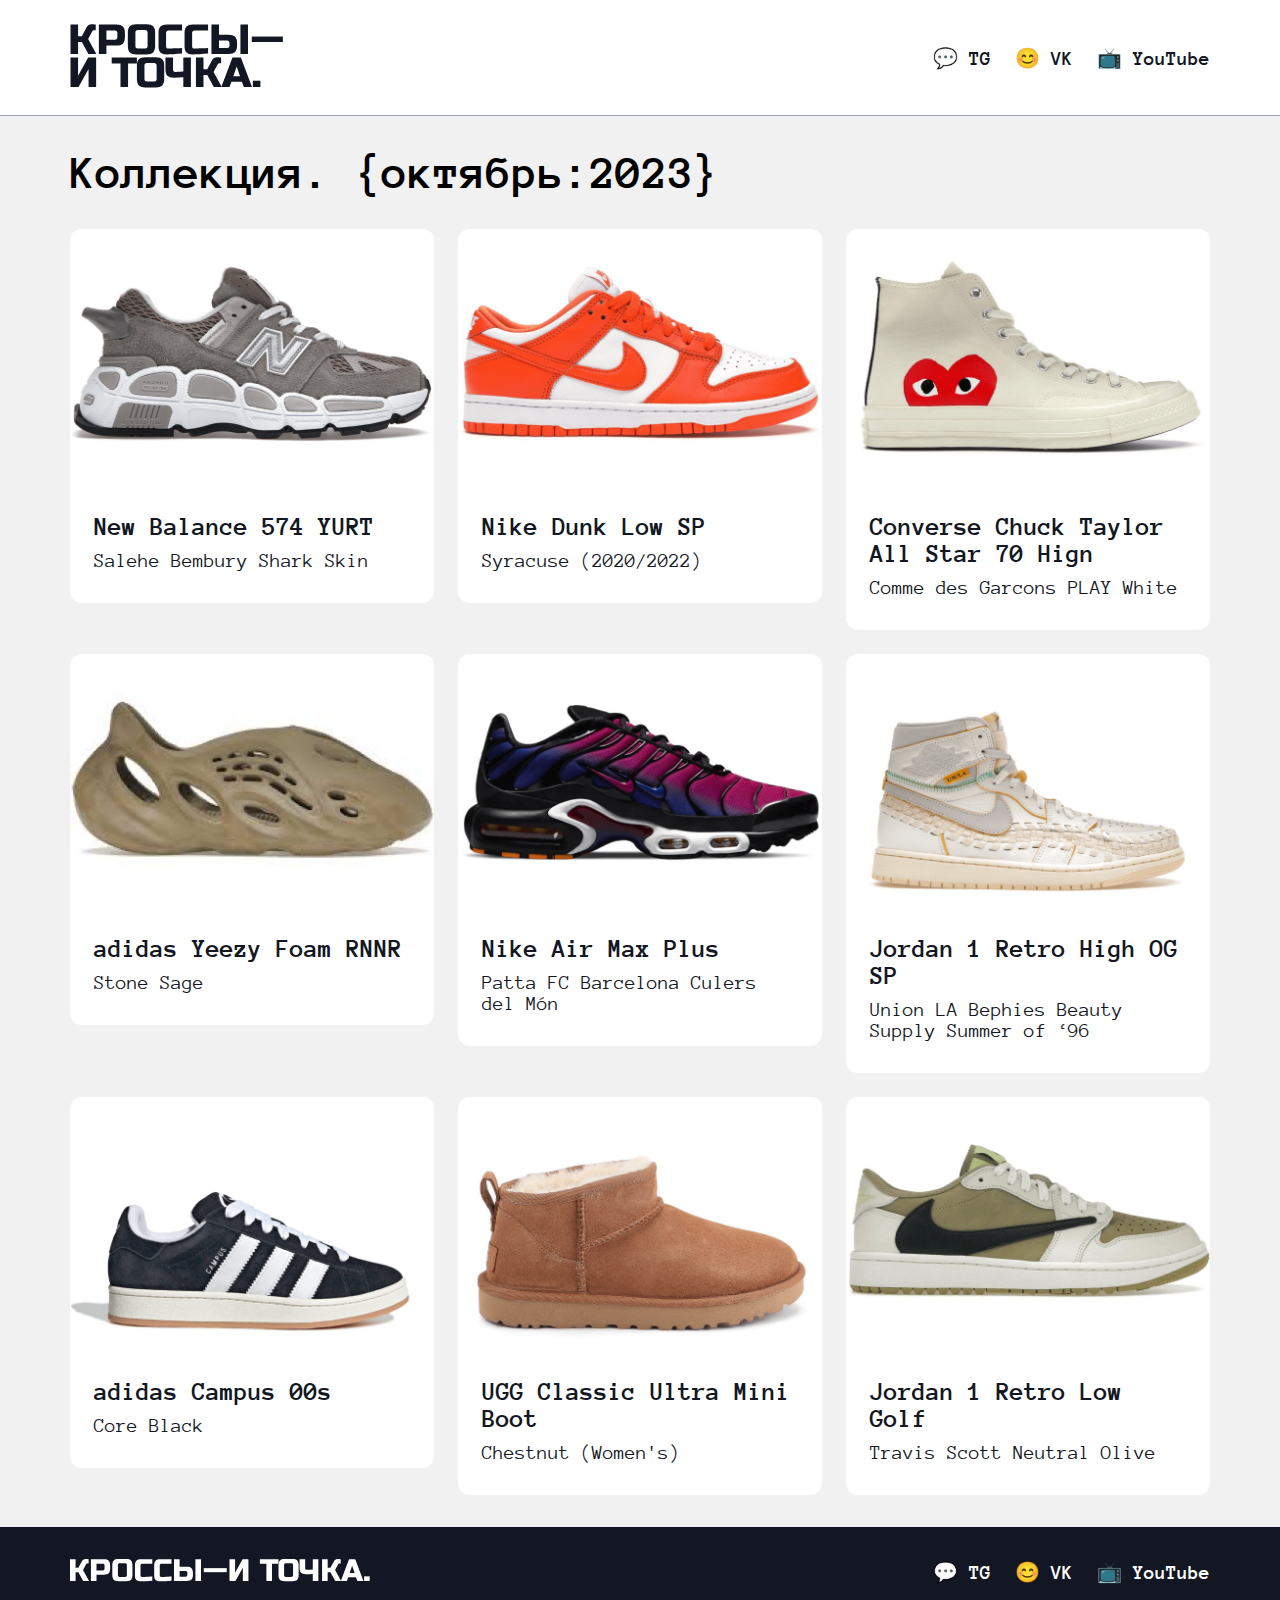
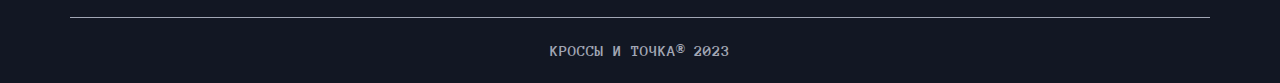
<file: index.html>
<!DOCTYPE html>
<html lang="en">
  <head>
    <meta charset="UTF-8" />
    <meta name="viewport" content="width=device-width, initial-scale=1.0" />

    <title>Кроссы и точка</title>
    <link href="./style.css" rel="stylesheet" />
  </head>
  <body>
    <!--Шапка-->
    <main class="main">
      <header class="header">
        <div class="header-container">
          <a href="/" class="logo-link">
            <img alt="Кроссы и точка" src="./images/logo.svg" />
          </a>
          <nav>
            <ul class="nav-list">
              <li class="nav-item">
                <a href="/" class="nav-link">💬 TG</a>
              </li>
              <li class="nav-item">
                <a href="/" class="nav-link">😊 VK</a>
              </li>
              <li class="nav-item">
                <a href="/" class="nav-link">📺 YouTube</a>
              </li>
            </ul>
          </nav>
        </div>
      </header>
      <!--Тело-->
      <div class="content">
        <h1 class="h1">Коллекция. {октябрь:2023}</h1>
        <div class="sneakers">
          <!--1 "New Balance 574 YURT"-->
          <div class="sneaker">
            <a href="crossy_6.html">
              <img
                alt="New Balance 574 YURT"
                src="./images/6.png"
                class="sneaker-image"
              />
              <div class="sneaker-info">
                <h3>New Balance 574 YURT</h3>
                <p>Salehe Bembury Shark Skin</p>
              </div>
            </a>
          </div>

          <!--2 "Nike Dunk Low SP"-->
          <div class="sneaker">
            <a href="crossy_7.html">
              <img
                alt="Nike Dunk Low SP"
                src="./images/7.png"
                class="sneaker-image"
              />
              <div class="sneaker-info">
                <h3>Nike Dunk Low SP</h3>
                <p>Syracuse (2020/2022)</p>
              </div>
            </a>
          </div>

          <!--3 "Converse Chuck Taylor All Star 70 Hign"-->
          <div class="sneaker">
            <a href="crossy_4.html">
              <img
                alt="Converse Chuck Taylor All Star 70 Hign"
                src="./images/4.png"
                class="sneaker-image"
              />
              <div class="sneaker-info">
                <h3>Converse Chuck Taylor All Star 70 Hign</h3>
                <p>Comme des Garcons PLAY White</p>
              </div>
            </a>
          </div>

          <!--4 adidas Yeezy Foam RNNR-->
          <div class="sneaker">
              <img
                alt="adidas Yeezy Foam RNNR"
                src="./images/9.png"
                class="sneaker-image"
              />
              <div class="sneaker-info">
                <h3>adidas Yeezy Foam RNNR</h3>
                <p>Stone Sage</p>
              </div>
          </div>

          <!--5 "Nike Air Max Plus"-->
          <div class="sneaker">
            <img
              alt="Nike Air Max Plus"
              src="./images/1.png"
              class="sneaker-image"
            />
            <div class="sneaker-info">
              <h3>Nike Air Max Plus</h3>
              <p>Patta FC Barcelona Culers del Món</p>
            </div>
          </div>

          <!--6 "Jordan 1 Retro High OG SP"-->
          <div class="sneaker">
            <img
              alt="Jordan 1 Retro High OG SP"
              src="./images/2.png"
              class="sneaker-image"
            />
            <div class="sneaker-info">
              <h3>Jordan 1 Retro High OG SP</h3>
              <p>Union LA Bephies Beauty Supply Summer of ‘96</p>
            </div>
          </div>

          <!--7 "adidas Campus 00s"-->
          <div class="sneaker">
            <img
              alt="adidas Campus 00s"
              src="./images/3.png"
              class="sneaker-image"
            />
            <div class="sneaker-info">
              <h3>adidas Campus 00s</h3>
              <p>Core Black</p>
            </div>
          </div>

          <!--8 "UGG Classic Ultra Mini Boot"-->
          <div class="sneaker">
            <img
              alt="UGG Classic Ultra Mini Boot"
              src="./images/5.png"
              class="sneaker-image"
            />
            <div class="sneaker-info">
              <h3>UGG Classic Ultra Mini Boot</h3>
              <p>Chestnut (Women's)</p>
            </div>
          </div>

          <!--9 "Jordan 1 Retro Low Golf"-->
          <div class="sneaker">
            <img
              alt="Jordan 1 Retro Low Golf"
              src="./images/8.png"
              class="sneaker-image"
            />
            <div class="sneaker-info">
              <h3>Jordan 1 Retro Low Golf</h3>
              <p>Travis Scott Neutral Olive</p>
            </div>
        </div>

        </div>
      </div>

      <footer>
        <div class="footer-content">
          <a class="footer__logo-link" href="/">
            <img
              alt="Кроссы и точка"
              src="./images/logo_footer.svg"
              class="footer__logo-image"
            />
          </a>
          <nav>
            <ul class="nav-list">
              <li class="nav-item">
                <a href="/" class="nav-link">💬 TG</a>
              </li>
              <li class="nav-item">
                <a href="/" class="nav-link">😊 VK</a>
              </li>
              <li class="nav-item">
                <a href="/" class="nav-link">📺 YouTube</a>
              </li>
            </ul>
          </nav>
        </div>
        <div class="copyright">
          <p class="copyright-text">КРОССЫ И ТОЧКА® 2023</p>
        </div>
      </footer>
    </main>
  </body>
</html>
</file>
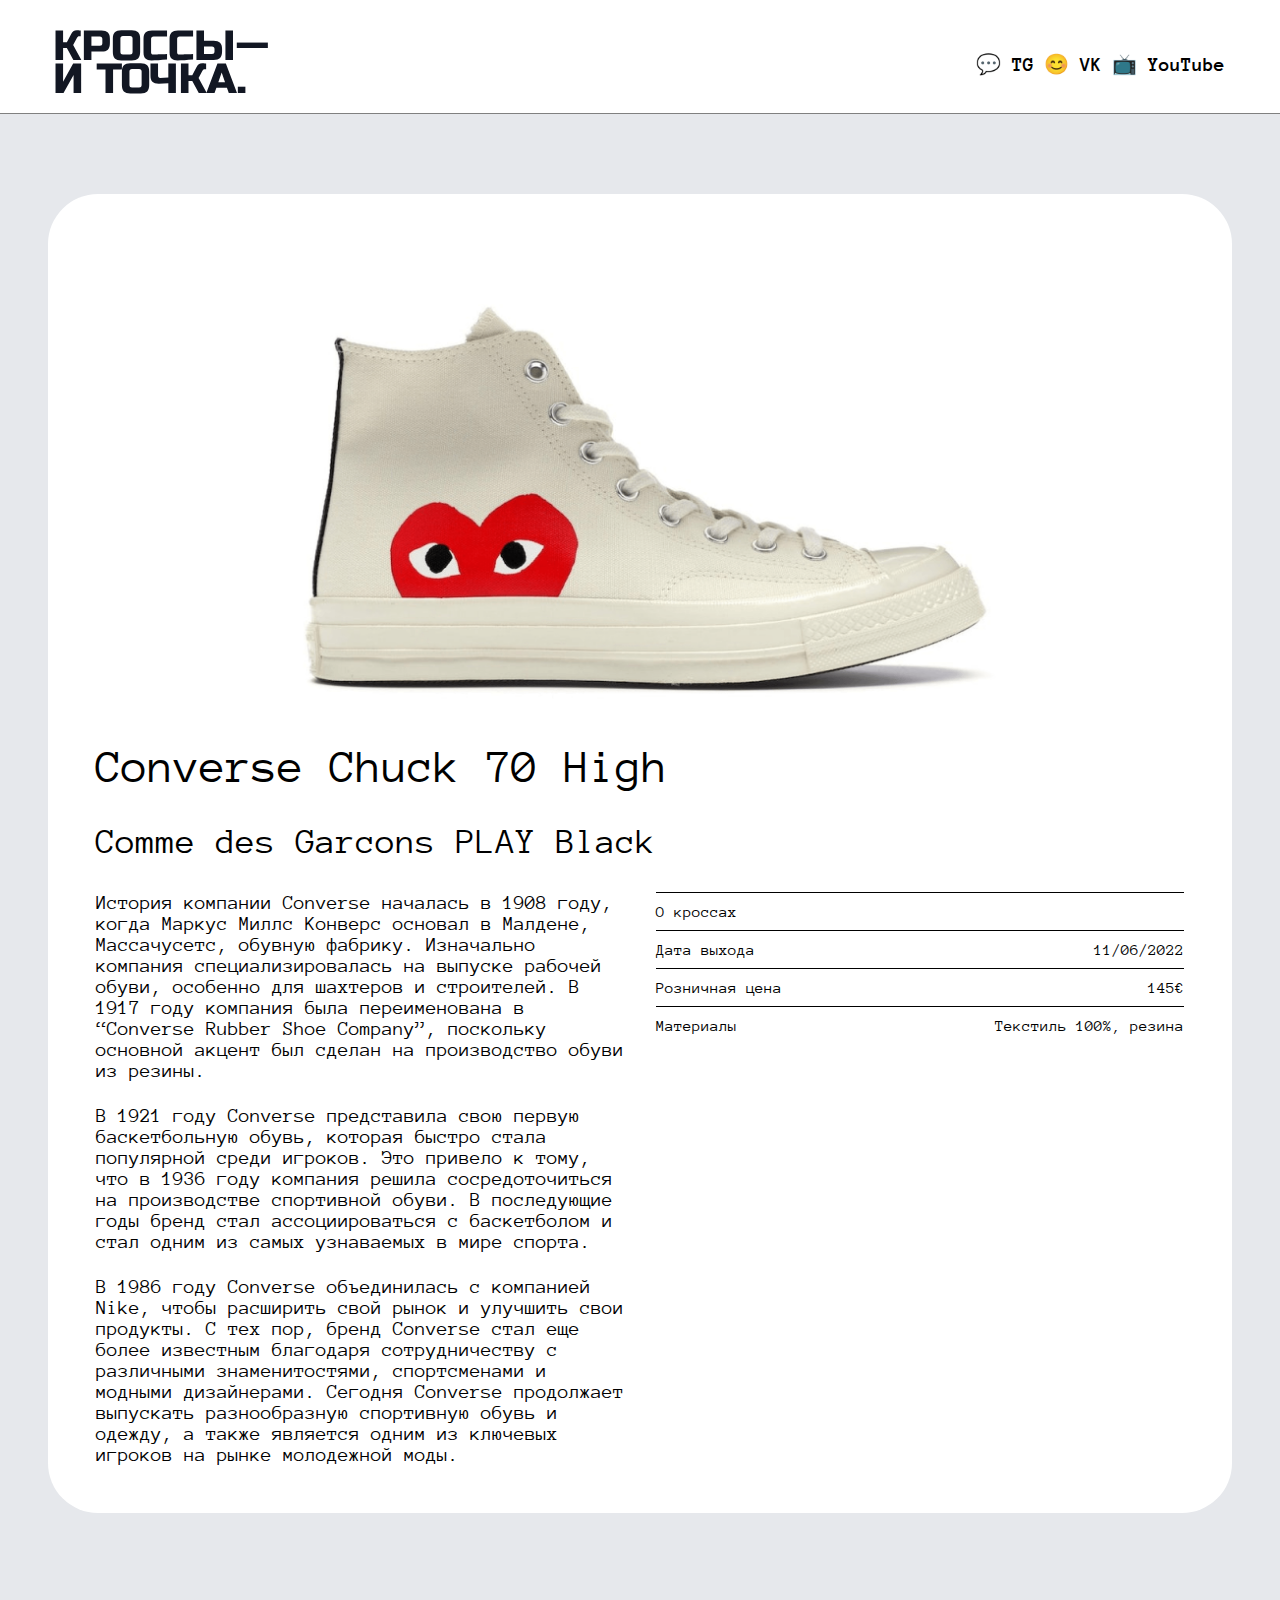
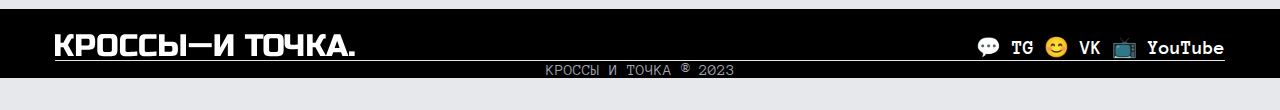
<file: crossy_4.html>
<!DOCTYPE html>
<html lang="ru">
  <head>
    <meta charset="UTF-8" />
    <meta name="viewport" content="width=device-width, initial-scale=1.0" />
    <title>Страница</title>
    <link rel="stylesheet" href="crossy.css" />
  </head>
  <body>
    <header class="header">
      <div class="header-content container">
        <a href="index.html"><img src="./images/logo.svg" alt="logo" /></a>

        <div class="socials">
          <ul class="header__socials">
            <li class="header__social">
              <a class="header__social__link" href="https://web.telegram.org/"
                >💬 TG</a
              >
            </li>
            <li class="header__social">
              <a class="header__social__link" href="https://vk.com/feed"
                >😊 VK</a
              >
            </li>
            <li class="header__social">
              <a class="header__social__link" href="https://www.youtube.com/"
                >📺 YouTube</a
              >
            </li>
          </ul>
        </div>
      </div>
    </header>
    <!--Описание-->
    <div class="crossy">
      <div class="crossy__info">
        <img
          src="./images/4.png"
          alt="Converse Chuck 70 High"
          class="crossy_image"
        />
        <div class="crossy__information">
        <h1 class="crossy_title">Converse Chuck 70 High</h1>
        <h2 class="crossy_subtitle">Comme des Garcons PLAY Black</h2>
        <div class="crossy_description">
          <div class="crossy_text">
            История компании Converse началась в 1908 году, когда Маркус Миллс Конверс основал в Малдене, Массачусетс, обувную фабрику. Изначально компания специализировалась на выпуске рабочей обуви, особенно для шахтеров и строителей. В 1917 году компания была переименована в “Converse Rubber Shoe Company”, поскольку основной акцент был сделан на производство обуви из резины.
            <p class="text">
              В 1921 году Converse представила свою первую баскетбольную обувь, которая быстро стала популярной среди игроков. Это привело к тому, что в 1936 году компания решила сосредоточиться на производстве спортивной обуви. В последующие годы бренд стал ассоциироваться с баскетболом и стал одним из самых узнаваемых в мире спорта.
            </p>

            <p class="text">
              В 1986 году Converse объединилась с компанией Nike, чтобы расширить свой рынок и улучшить свои продукты. С тех пор, бренд Converse стал еще более известным благодаря сотрудничеству с различными знаменитостями, спортсменами и модными дизайнерами. Сегодня Converse продолжает выпускать разнообразную спортивную обувь и одежду, а также является одним из ключевых игроков на рынке молодежной моды.
            </p>
          </div>

          <div class="parameters_crossy">
            <div class="linear_parameter">О кроссах</div>
            <div class="linear_parameter">
            <p class="p">Дата выхода</p>
            <p class="p">11/06/2022</p>
          </div>
            <div class="linear_parameter">
            <p class="p">Розничная цена</p>
            <p class="p">145€</p>
          </div>
            <div class="linear_parameter">
            <p class="p">Материалы</p>
            <p class="p">Текстиль 100%, резина</p>
          </div>
          </div>
        </div>
      </div>
    </div>
    <!--Подвал-->
    <footer class="footer">
      <div class="footer-content container">
        <a href="index.html" class="footer__logo"
          ><img src="./images/logo_footer.svg"
        /></a>
        <div class="socials">
          <ul class="footer__socials">
            <li><a class="footer__social" href="#">💬 TG</a></li>
            <li><a class="footer__social" href="#">😊 VK</a></li>
            <li><a class="footer__social" href="#">📺 YouTube</a></li>
          </ul>
        </div>
      </div>
      <div class="linear_footer container">
        <div class="word_footer">КРОССЫ И ТОЧКА ® 2023</div>
      </div>
    </footer>
  </body>
</html>
</file>
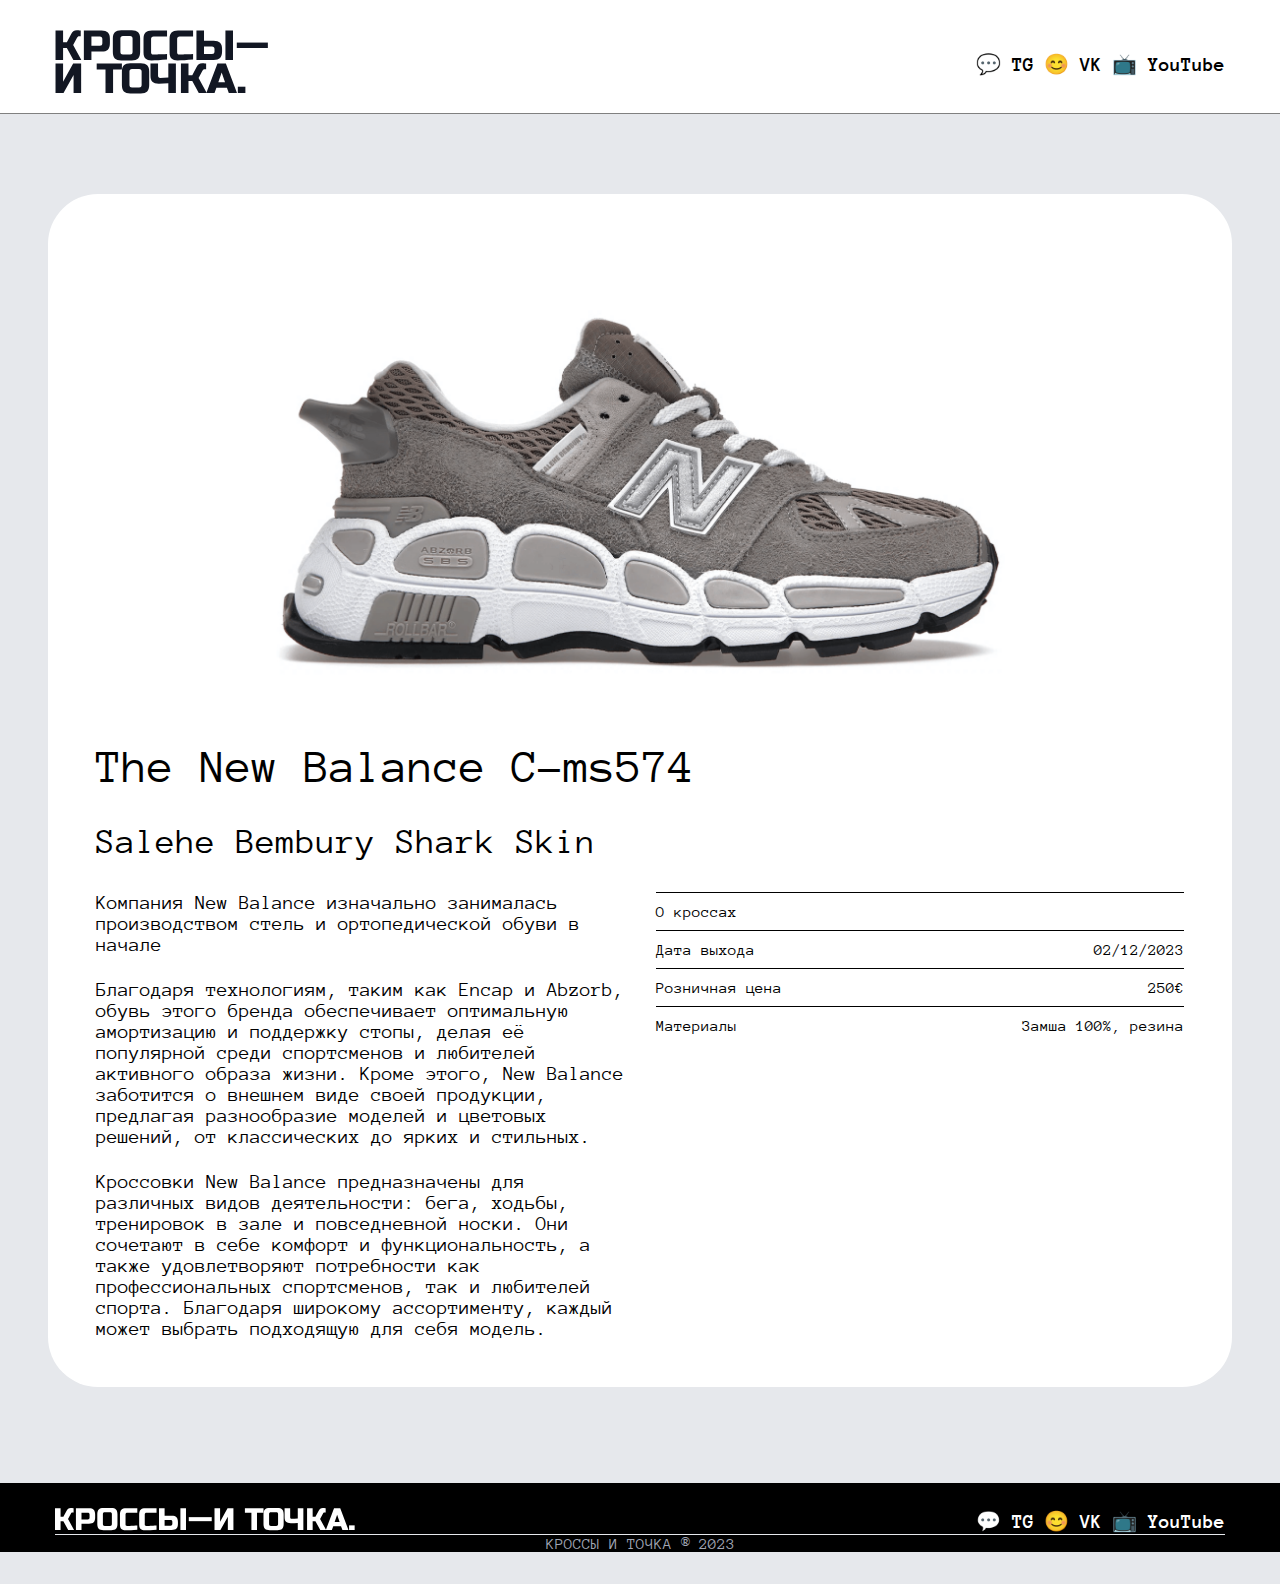
<file: crossy_6.html>
<!DOCTYPE html>
<html lang="ru">
  <head>
    <meta charset="UTF-8" />
    <meta name="viewport" content="width=device-width, initial-scale=1.0" />
    <title>Страница</title>
    <link rel="stylesheet" href="crossy.css" />
  </head>
  <body>
    <header class="header">
      <div class="header-content container">
        <a href="index.html"><img src="./images/logo.svg" alt="logo" /></a>

        <div class="socials">
          <ul class="header__socials">
            <li class="header__social">
              <a class="header__social__link" href="https://web.telegram.org/"
                >💬 TG</a
              >
            </li>
            <li class="header__social">
              <a class="header__social__link" href="https://vk.com/feed"
                >😊 VK</a
              >
            </li>
            <li class="header__social">
              <a class="header__social__link" href="https://www.youtube.com/"
                >📺 YouTube</a
              >
            </li>
          </ul>
        </div>
      </div>
    </header>
    <!--Описание-->
    <div class="crossy">
      <div class="crossy__info">
        <img
          src="./images/6.png"
          alt="The New Balance C-ms574"
          class="crossy_image"
        />
        <div class="crossy__information">
        <h1 class="crossy_title">The New Balance C-ms574</h1>
        <h2 class="crossy_subtitle">Salehe Bembury Shark Skin</h2>
        <div class="crossy_description">
          <div class="crossy_text">
            Компания New Balance изначально занималась производством стель и ортопедической обуви в начале
            <p class="text">
                Благодаря технологиям, таким как Encap и Abzorb, обувь этого бренда обеспечивает оптимальную амортизацию и поддержку стопы, делая её популярной среди спортсменов и любителей активного образа жизни. Кроме этого, New Balance заботится о внешнем виде своей продукции, предлагая разнообразие моделей и цветовых решений, от классических до ярких и стильных.
            </p>

            <p class="text">
                Кроссовки New Balance предназначены для различных видов деятельности: бега, ходьбы, тренировок в зале и повседневной носки. Они сочетают в себе комфорт и функциональность, а также удовлетворяют потребности как профессиональных спортсменов, так и любителей спорта. Благодаря широкому ассортименту, каждый может выбрать подходящую для себя модель.
            </p>
          </div>

          <div class="parameters_crossy">
            <div class="linear_parameter">О кроссах</div>
            <div class="linear_parameter">
            <p class="p">Дата выхода</p>
            <p class="p">02/12/2023</p>
          </div>
            <div class="linear_parameter">
            <p class="p">Розничная цена</p>
            <p class="p">250€</p>
          </div>
            <div class="linear_parameter">
            <p class="p">Материалы</p>
            <p class="p">Замша 100%, резина</p>
          </div>
          </div>
        </div>
      </div>
    </div>
    <!--Подвал-->
    <footer class="footer">
      <div class="footer-content container">
        <a href="index.html" class="footer__logo"
          ><img src="./images/logo_footer.svg"
        /></a>
        <div class="socials">
          <ul class="footer__socials">
            <li><a class="footer__social" href="#">💬 TG</a></li>
            <li><a class="footer__social" href="#">😊 VK</a></li>
            <li><a class="footer__social" href="#">📺 YouTube</a></li>
          </ul>
        </div>
      </div>
      <div class="linear_footer container">
        <div class="word_footer">КРОССЫ И ТОЧКА ® 2023</div>
      </div>
    </footer>
  </body>
</html>
</file>
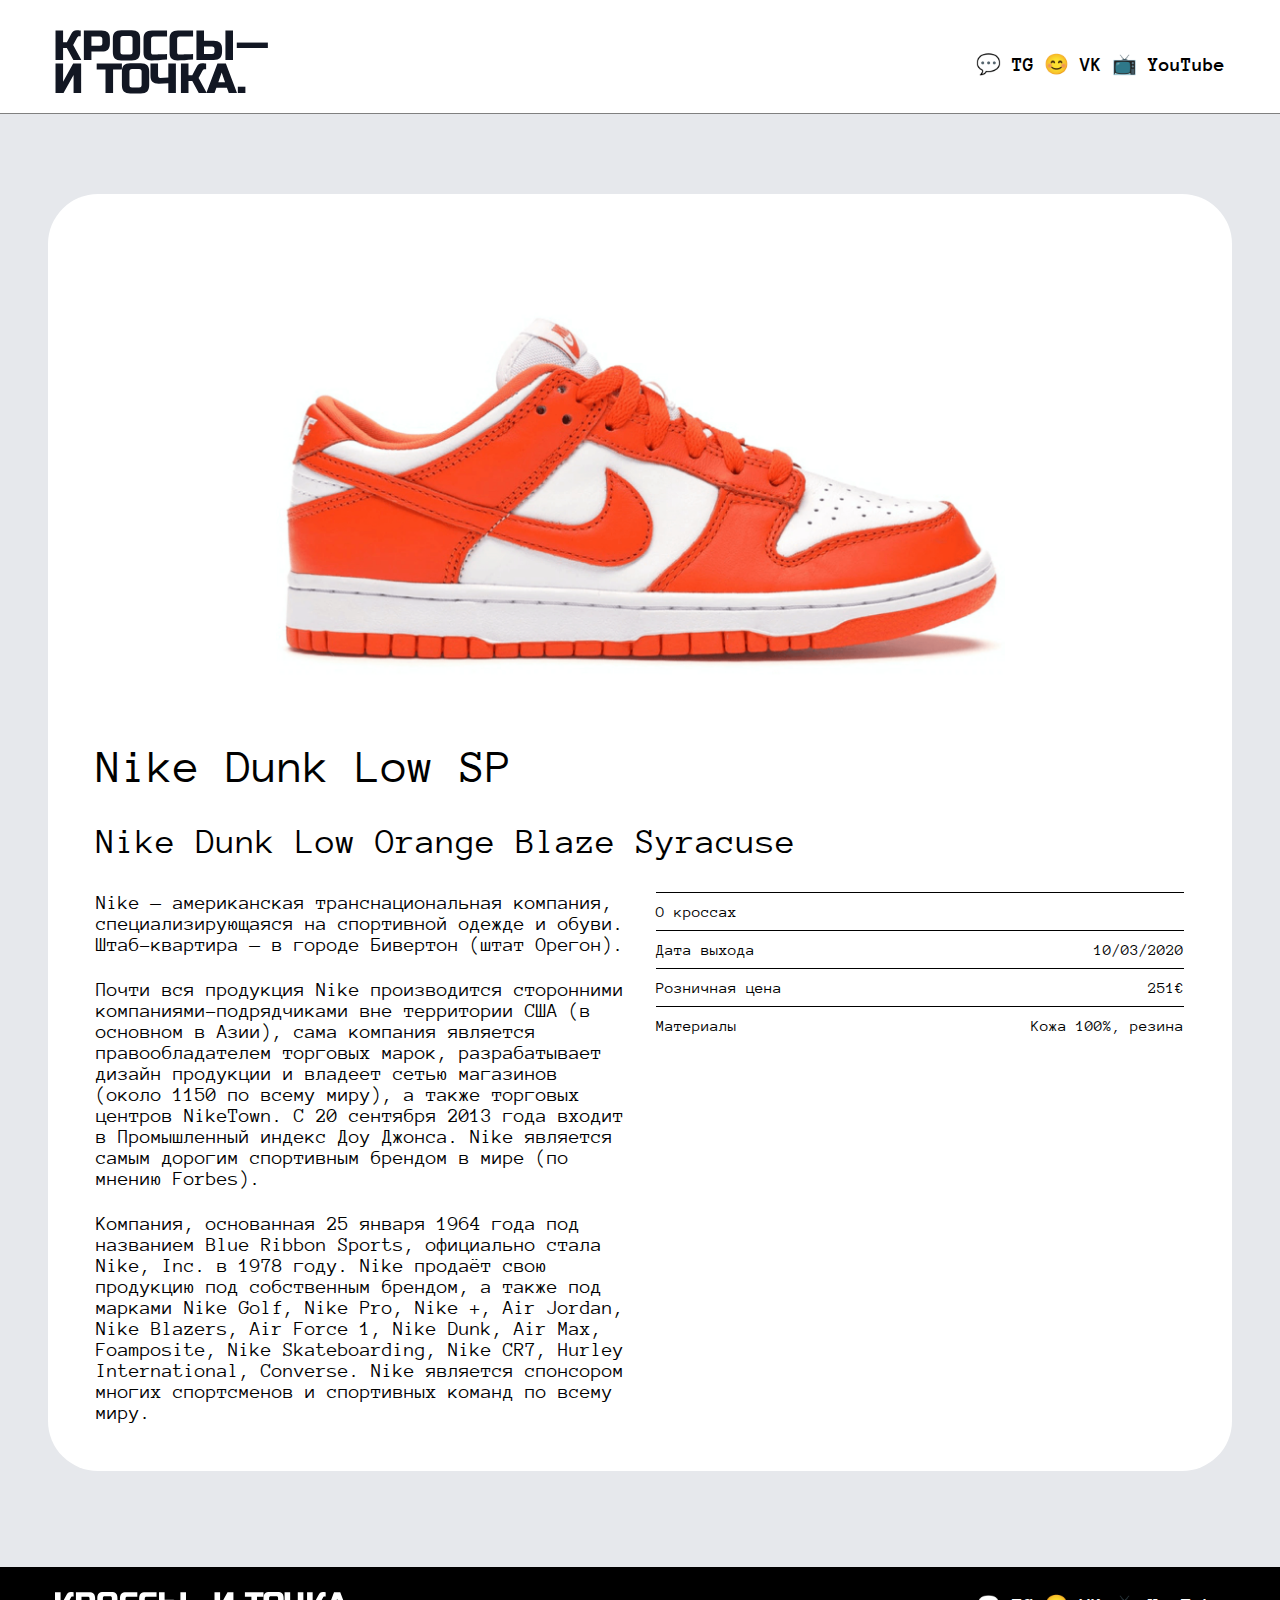
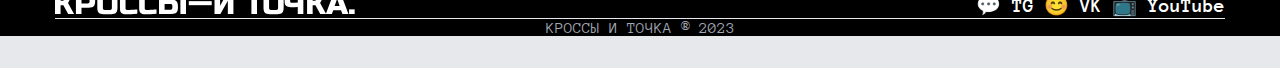
<file: crossy_7.html>
<!DOCTYPE html>
<html lang="ru">
  <head>
    <meta charset="UTF-8" />
    <meta name="viewport" content="width=device-width, initial-scale=1.0" />
    <title>Страница</title>
    <link rel="stylesheet" href="crossy.css" />
  </head>
  <body>
    <header class="header">
      <div class="header-content container">
        <a href="index.html"><img src="./images/logo.svg" alt="logo" /></a>

        <div class="socials">
          <ul class="header__socials">
            <li class="header__social">
              <a class="header__social__link" href="https://web.telegram.org/"
                >💬 TG</a
              >
            </li>
            <li class="header__social">
              <a class="header__social__link" href="https://vk.com/feed"
                >😊 VK</a
              >
            </li>
            <li class="header__social">
              <a class="header__social__link" href="https://www.youtube.com/"
                >📺 YouTube</a
              >
            </li>
          </ul>
        </div>
      </div>
    </header>
    <!--Описание-->
    <div class="crossy">
      <div class="crossy__info">
        <img
          src="./images/7.png"
          alt="Nike Dunk Low SP"
          class="crossy_image"
        />
        <div class="crossy__information">
        <h1 class="crossy_title">Nike Dunk Low SP</h1>
        <h2 class="crossy_subtitle">Nike Dunk Low Orange Blaze Syracuse</h2>
        <div class="crossy_description">
          <div class="crossy_text">
            Nike — американская транснациональная компания, специализирующаяся
            на спортивной одежде и обуви. Штаб-квартира — в городе Бивертон
            (штат Орегон).
            <p class="text">
              Почти вся продукция Nike производится сторонними
              компаниями-подрядчиками вне территории США (в основном в Азии),
              сама компания является правообладателем торговых марок,
              разрабатывает дизайн продукции и владеет сетью магазинов (около
              1150 по всему миру), а также торговых центров NikeTown. С 20
              сентября 2013 года входит в Промышленный индекс Доу Джонса. Nike
              является самым дорогим спортивным брендом в мире (по мнению
              Forbes).
            </p>

            <p class="text">
              Компания, основанная 25 января 1964 года под названием Blue Ribbon
              Sports, официально стала Nike, Inc. в 1978 году. Nike продаёт свою
              продукцию под собственным брендом, а также под марками Nike Golf,
              Nike Pro, Nike +, Air Jordan, Nike Blazers, Air Force 1, Nike
              Dunk, Air Max, Foamposite, Nike Skateboarding, Nike CR7, Hurley
              International, Converse. Nike является спонсором многих
              спортсменов и спортивных команд по всему миру.
            </p>
          </div>

          <div class="parameters_crossy">
            <div class="linear_parameter">О кроссах</div>
            <div class="linear_parameter">
            <p>Дата выхода</p>
            <p>10/03/2020</p>
          </div>
            <div class="linear_parameter">
            <p>Розничная цена</p>
            <p>251€</p>
          </div>
            <div class="linear_parameter">
            <p>Материалы</p>
            <p>Кожа 100%, резина</p>
          </div>
          </div>
        </div>
      </div>
    </div>
    <!--Подвал-->
    <footer class="footer">
      <div class="footer-content container">
        <a href="index.html" class="footer__logo"
          ><img src="./images/logo_footer.svg"
        /></a>
        <div class="socials">
          <ul class="footer__socials">
            <li><a class="footer__social" href="#">💬 TG</a></li>
            <li><a class="footer__social" href="#">😊 VK</a></li>
            <li><a class="footer__social" href="#">📺 YouTube</a></li>
          </ul>
        </div>
      </div>
      <div class="linear_footer container">
        <div class="word_footer">КРОССЫ И ТОЧКА ® 2023</div>
      </div>
    </footer>
  </body>
</html>
</file>
<file: style.css>
/* подключение локальный шрифтов на страницу */
@font-face {
    font-family: "Anonymous Pro";
    src: url(fonts/AnonymousPro-Regular.ttf);
    font-weight: 400;
    font-style: normal;
    display: swap;
}

@font-face {
    font-family: "Anonymous Pro";
    src: url(fonts/AnonymousPro-Bold.ttf);
    font-weight: 700;
    font-style: normal;
    display: swap;
}

* {
    box-sizing: border-box;
}

/* сброс стилей по умолчанию */
body,h1,h2,h3,p,ul,li {
    margin: 0;
}
ul {
    list-style: none;
    padding: 0;
}
a {
    text-decoration: none;
}

/* задание шрифта всей странице */
body {
    font-family: "Anonymous Pro", sans-serif;
}

/* стили для главного контейнера */
.main {
    display: flex;
    flex-direction: column;
    align-items: center;
    background: #F1F1F1;
}

/* стили для хедера(шапки) сайта */
.header {
    display: flex;
    flex-direction: row;
    align-items: center;
    justify-content: center;
    width: 100%;
    border-bottom: 1px solid #A1A6B4;
    background: white;
}

.header-container {
    display: flex;
    justify-content: space-between;
    width: 100%;
    max-width: 1140px;
    margin: 24px 0 24px;
}

.logo-link {
    max-width: 215px;
}

/* стили для ссылок в хедере и футере */
nav {
    display: flex;
}

.nav-list {
    display: flex;
    align-items: center;
    width: 100%;
    gap: 24px;
}

.nav-item {
    display: inline;
}

.nav-link {
    color: #121723;
    font-size: 20px;
    font-weight: 700;
}

/* стили для  */
.content {
    margin: 32px 0;
    max-width: 1140px;
}

.h1 {
    font-size: 48px;
}

/* стили для контейнера кроссовок */
.sneakers {
    display: flex;
    flex-wrap: wrap;
    gap: 24px;
    margin: 32px 0 0;
}

/* стили для карточки кроссовок */
.sneaker {
    display: flex;
    flex-direction: column;
    align-items: center;
    max-width: 364px;
    height: 100%;
    border-radius: 12px;
    background: white;
}

.sneaker:hover {
    box-shadow: 0px 10px 10px rgba(0, 0, 0, 0.1);
    transform: translateY(-10px);
    transition: 0.5s;
}

.sneaker-image {
    width: 100%;
}

.sneaker-info {
    display: flex;
    flex-direction: column;
    align-items: flex-start;
    gap: 10px;
    width: 100%;
    padding: 32px 24px;
    color: #121723;
}

h3 {
    font-size: 26px;
}

p {
    font-size: 20px;
}

footer {
    width: 100%;
    display: flex;
    flex-direction: column;
    align-items: center;
    background: #121723;
}

/* стили для футера */
.footer-content {
    display: flex;
    justify-content: space-between;
    width: 100%;
    max-width: 1140px;
    margin: 32px 0;
}

.footer__logo-link {
    max-width: 300px;
    width: 100%;
}

footer .nav-link {
    color: white;
}

.copyright {
    display: flex;
    align-items: center;
    justify-content: center;
    width: 100%;
    max-width: 1140px;
    border-top: 1px solid #A1A6B4;
}

.copyright-text {
    color: #A1A6B4;
    font-size: 16px;
    font-weight: 700;
    margin: 24px 0;
}


@media(max-width:376px) {
    .header{
    display: flex;
    width: 375px;
    flex-direction: column;
    align-items: flex-start;
    padding: 0 16px 0 16px;
}

    .header-container{
    display: flex;
    width: 100%;
    max-width: 1140px;
    flex-direction: column;
    justify-content: space-between;
    align-items: center;
    gap: 24px;
   }
   .header {
    display: flex;
    align-items: center;
    flex-direction: row;
    align-items: flex-start;
}
.content {
    display: flex;
    width: 375px;
    flex-direction: column;
    align-items: flex-start;
    padding:0px 16px;
}
.h1{
    color: #121723;
    font-family: 'Anonymous Pro';
    font-size: 32px;
    font-style: normal;
    font-weight: 700;
    align-items: center;
}
.sneakers{
    display: flex;
    align-items: flex-start;
    align-content: flex-start;
    gap: 24px;
    flex-wrap: wrap;
    width: 343px;
    flex-direction: column;
    align-items: center;
    justify-content: flex-start;
}
.sneaker{
    width: 343px;
    display: flex;
    flex-direction: column;
    align-items: center;
    align-content: center;
    justify-content: flex-start;
    height:auto;
}
.sneaker-info{
    display: flex;
    padding: 32px 24px;
    flex-direction: column;
    justify-content: center;
    align-items: flex-start;
}
h3{
    color:#121723;
    font-family: 'Anonymous Pro';
    font-size: 26px;
    font-style: normal;
    font-weight: 700;
}
p{
    color: #121723;
    font-family: 'Anonymous Pro';
    font-size: 20px;
    font-style: normal;
    font-weight: 400;
}
.footer-content{
    display: flex;
    justify-content: space-between;
    width: 100%;
    max-width: 1140px;
    margin: 32px  0;
    flex-direction: column;
    align-items: center;
    gap: 24px;
}
.footer__logo-link {
    align-items: center;
}
   }
</file>
<file: crossy.css>
*{
    margin: 0;
    padding: 0;
    box-sizing: border-box;
  }

  /*Шрифты*/
@font-face {
      font-family: "Anonymous Pro";
      src: url(fonts/AnonymousPro-Bold.ttf);
      font-weight: 700;
  }

@font-face {
    font-family: "Anonymous Pro";
    src: url(fonts/AnonymousPro-Regular.ttf);
  }

body{
    font-family: 'Anonymous Pro', sans-serif;
    font-weight: 400;
  }

  /*Шапка*/
.header {
background-color: white;
border-bottom: 1px solid gray;
}

.header-content {
display: flex;
justify-content: space-between;
padding-top: 30px;
padding-bottom: 16px;
align-items: center;
}

.container {

max-width: 1170px;
margin: 0 auto;

}

.socials{
text-decoration:none;
color: white;
align-items:center;
}

.header-header {
display: flex;
margin: 50px auto;
justify-content: space-around;
}

.header__logo {
display: flex;
justify-content: left;
padding: 30px 0 31px;
}

.header__socials {
display: flex;
flex-direction: row;
list-style: none;
padding: 0;
gap:10px;
justify-content: center;
}

.header__social{
text-decoration: none;
color: black;
font-size: 20px;
font-style: normal;
font-weight: 700;
line-height: normal;

}

.header__social__link{
    text-decoration: none;
    color:black;
}
/*Описание*/

.crossy {
    display: flex;
    padding-top: 32px;
    padding-bottom: 32px;
    flex-direction: column;
    justify-content: center;
    align-items: center;
    gap: 48px;
    background-color: #E6E8EC;
}

.crossy__info{
    display: flex;
    background-color:white;
    border-radius: 50px 50px 50px 50px;
    padding: 48px 48px 48px 48px;
    align-items: center;
    flex-direction: column;
    margin: 48px 48px 48px 48px;

}
.crossy_image {
  height: 500px;
  border-radius: 50px 50px 0px 0px;
  justify-content:center;
}
.crossy__information{
  display: flex;
  flex-direction: column;
  gap: 32px;
}
.crossy_title{
  font-family: 'Anonymous Pro';
  font-size: 48px;
  font-weight: 400;
}
.crossy_subtitle{
  font-family: 'Anonymous Pro';
  font-size: 36px;
  font-weight: 400;
  font-style: normal;
}

.crossy_description{
  display: flex;
  align-items: flex-start;
  gap: 32px;
  align-self: stretch;
}

.crossy_text{
    font-family: 'Anonymous Pro';
    font-size: 20px;
    font-weight: 400;
    width: 50%;
    gap: 24px;
    display: flex;
    flex-direction: column;
}

.text{
  font-family: 'Anonymous Pro';
  font-size: 20px;
}
.parameters_crossy{
  display: flex;
  flex-direction: column;
  width: 50%;
}

.linear_parameter{
    border-top: 1px solid black;
    display:flex;
    justify-content:space-between;
    padding: 10px 0;

}

 /*Подвал*/
.footer{
    background: black;
    width: 100%;
    flex-shrink: 0;
    padding-top: 25px;
  }

.footer-content{
    display: flex;
    display: flex;
    align-items: center;
    justify-content: space-between;
  }

.footer__socials{
    display: flex;
    color: white;
    list-style: none;
    gap: 10px;
  }

.footer__social{
    text-decoration: none;
    color: white;
    font-size: 20px;
    font-style: normal;
    font-weight: 700;
    line-height: normal;
  }

.linear_footer{
    border-top: 1px solid #E6E8EC;
    display:flex;
    justify-content:center;
  }

.word_footer{
    font-size: 16px;
    color: #A1A6B4;
  }




  @media(max-width:376px) {
    .header{
      display: flex;
      flex-direction: column;
      align-items: flex-start;
      padding: 0 16px 0 16px;
  }

    .header-content{
      display: flex;
      width: 100%;
      max-width: 1140px;
      flex-direction: column;
      justify-content: space-between;
      align-items: center;
      gap: 24px;
   }
   .nav-list {
    display: flex;
    align-items: center;
    margin-top: 24px;
    flex-direction: row;
    padding:16px;
    align-items: flex-start;
}
.content {
    display: flex;
    width: 376px;
    flex-direction: column;
    align-items: flex-start;
}

.crossy {
  display: flex;
  align-items: flex-start;
  align-content: flex-start;
  gap: 24px;
  flex-wrap: wrap;
  width: 375px;
  flex-direction: column;
  align-items: center;
  justify-content: flex-start;
  flex-wrap: wrap;
  padding: 0;
}

.crossy__info{
  width: 343px;
  display: flex;
  margin: 32px 16px 32px 16px;
  flex-direction: column;
  justify-content: center;
  align-items: center;
  padding: 24px 24px 24px 24px;
}
.crossy__information{
  width: 100%;
  display: flex;
  flex-direction: column;
  align-items: center;
  align-content: center;
  justify-content: flex-start;
  height:auto;
}

.crossy_title{
  color:#121723;
  font-family: 'Anonymous Pro';
  font-size: 32px;
  align-items: center;
}

.crossy_subtitle{
  color:#121723;
  font-family: 'Anonymous Pro';
  font-size: 20px;
  align-items: center;
}

.crossy_description{
  display:flex;
  flex-direction: column;
  width: 100%;
}

.crossy_image{
  height: 172px;
}

.crossy_text{
  color: #121723;
  font-family: 'Anonymous Pro';
  font-size: 16px;
  width: auto;

}

.text{
  color: #121723;
  font-family: 'Anonymous Pro';
  font-size: 16px;
}

.parameters_crossy{
  display: flex;
  flex-direction: column;
  width: 100%;
}

.linear_parameter{
  width: 100%;
  border-top: 1px solid black;
  display:flex;
  justify-content:space-between;
  padding: 10px 0;
  align-items: flex-start;
  gap: 20px;
  font-size: 24px;
}

.p{
  font-size: 16px;
}

.footer-content{
  display: flex;
  justify-content: space-between;
  width: 100%;
  max-width: 1140px;
  margin: 32px  0;
  flex-direction: column;
  align-items: center;
  gap: 24px;
}
.footer__logo-link {
  align-items: center;
}
   }
</file>
